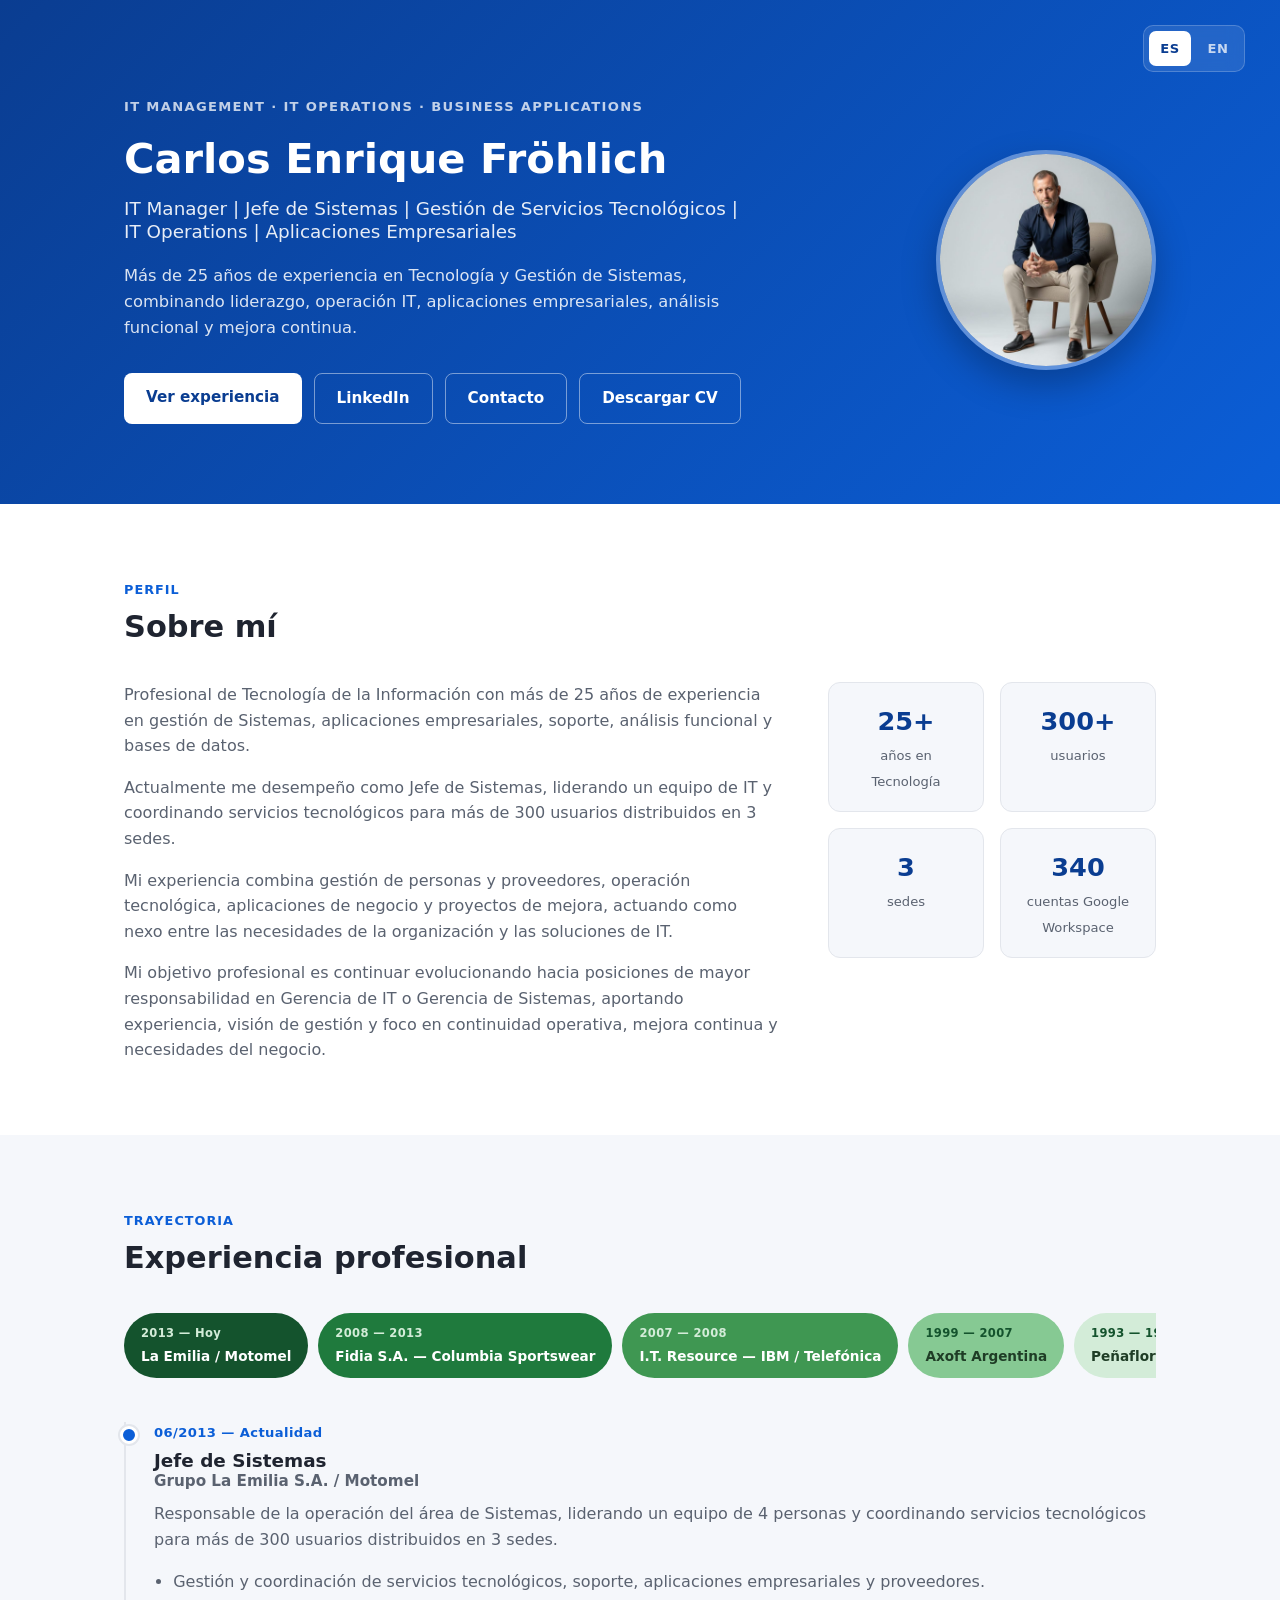
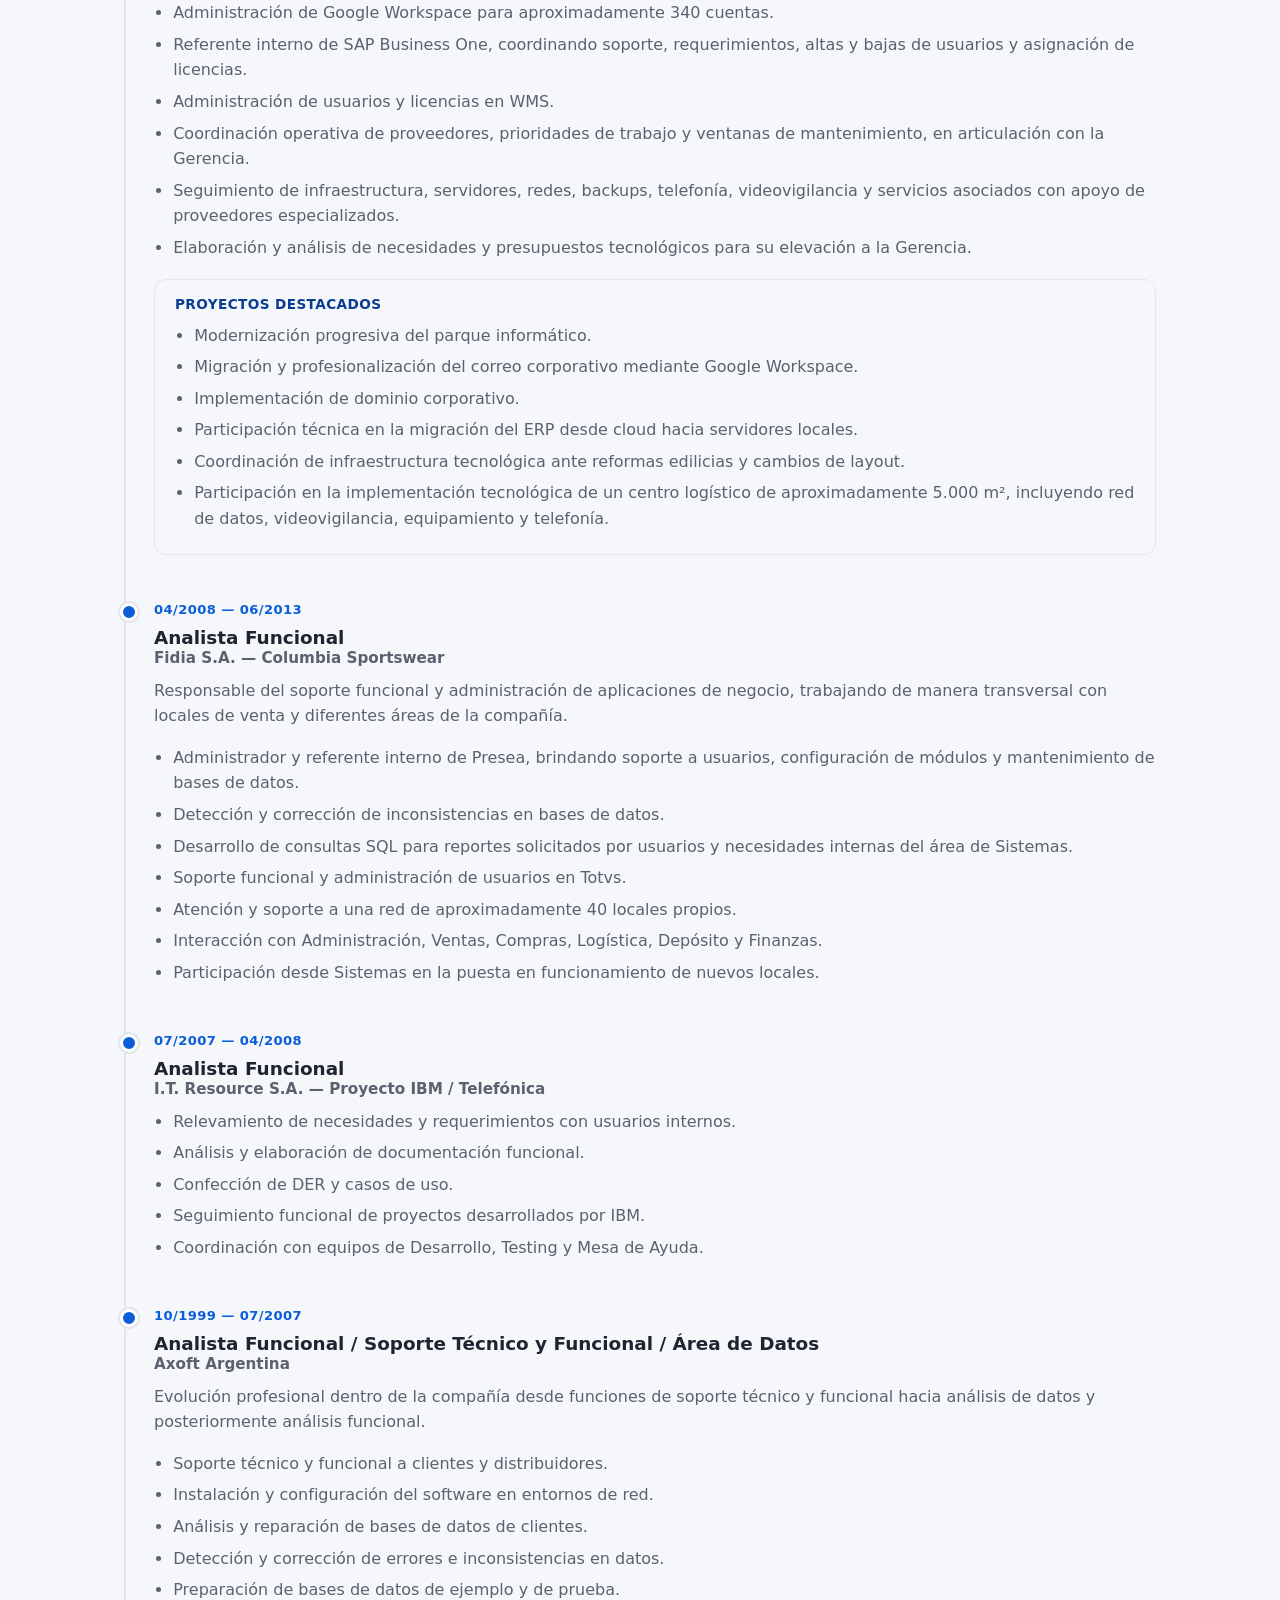
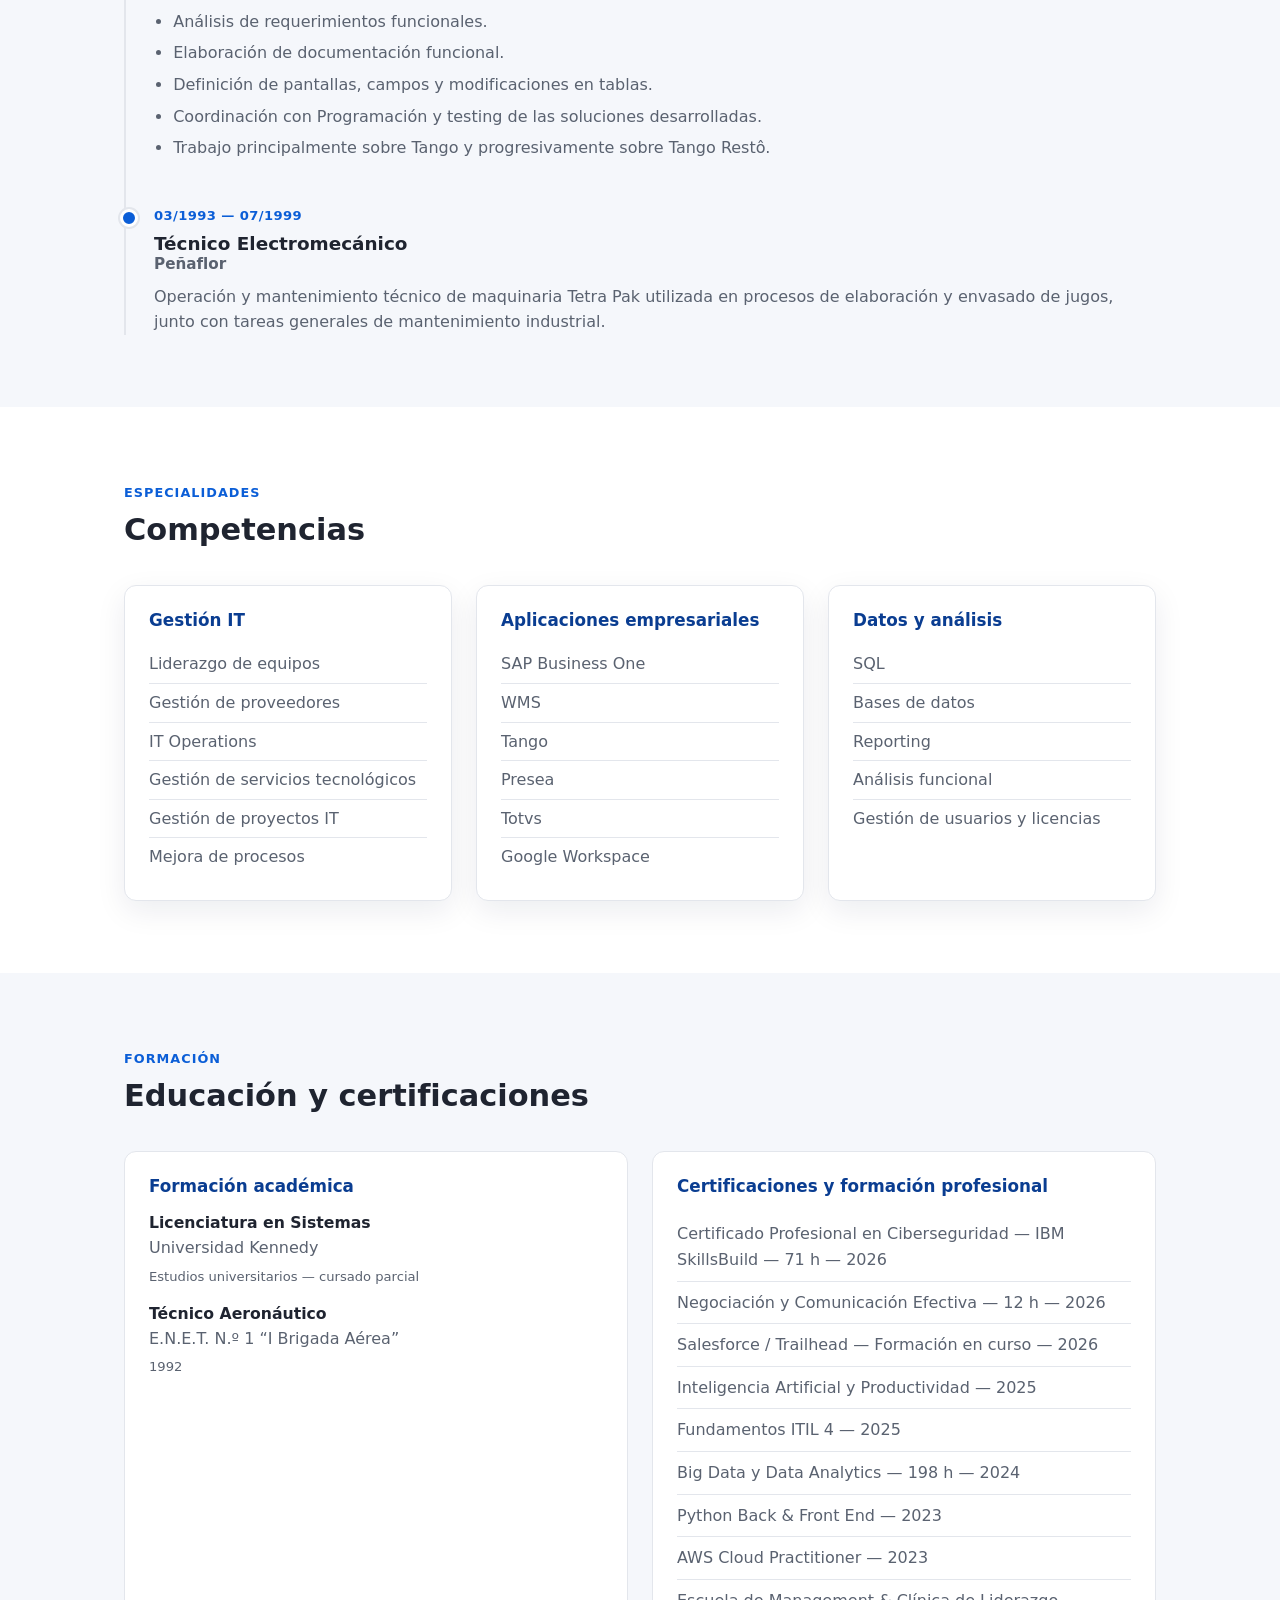
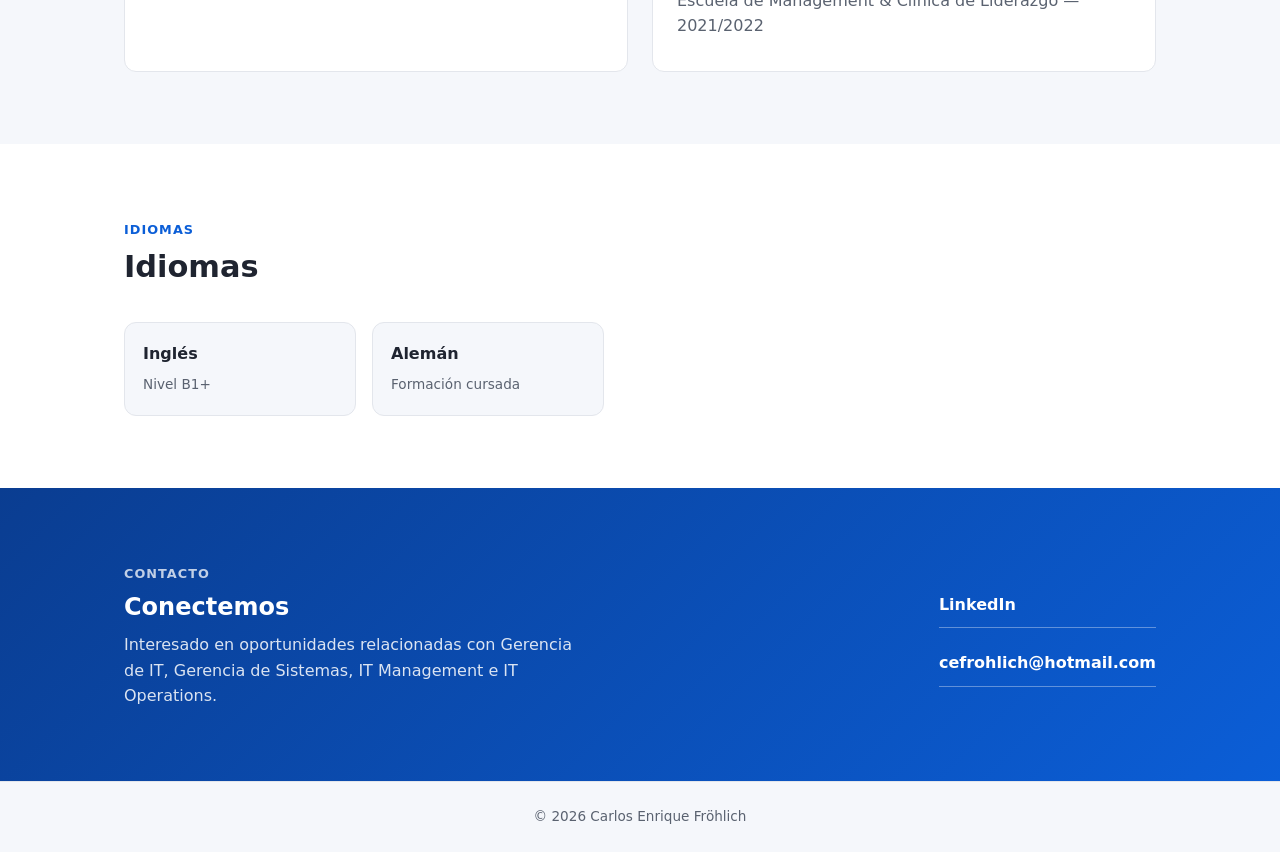
<file: index.html>
<!DOCTYPE html>
<html lang="es">
<head>
  <meta charset="UTF-8" />
  <meta name="viewport" content="width=device-width, initial-scale=1.0" />

  <title>Carlos Enrique Fröhlich | IT Manager</title>

  <meta
    name="description"
    content="Carlos Enrique Fröhlich - IT Manager, Jefe de Sistemas, Gestión de Servicios Tecnológicos, IT Operations y Aplicaciones Empresariales."
  />

  <meta property="og:type" content="website" />
  <meta property="og:locale" content="es_AR" />
  <meta property="og:url" content="https://carlosfrohlich.com.ar/" />
  <meta property="og:title" content="Carlos Enrique Fröhlich | IT Manager" />
  <meta
    property="og:description"
    content="Carlos Enrique Fröhlich - IT Manager, Jefe de Sistemas, Gestión de Servicios Tecnológicos, IT Operations y Aplicaciones Empresariales."
  />
  <meta property="og:image" content="https://carlosfrohlich.com.ar/carlos-frohlich.jpg" />

  <meta name="twitter:card" content="summary" />
  <meta name="twitter:title" content="Carlos Enrique Fröhlich | IT Manager" />
  <meta
    name="twitter:description"
    content="Carlos Enrique Fröhlich - IT Manager, Jefe de Sistemas, Gestión de Servicios Tecnológicos, IT Operations y Aplicaciones Empresariales."
  />
  <meta name="twitter:image" content="https://carlosfrohlich.com.ar/carlos-frohlich.jpg" />

  <link rel="icon" href="favicon.ico" sizes="any" />
  <link rel="icon" type="image/png" sizes="192x192" href="icon-192.png" />
  <link rel="apple-touch-icon" href="apple-touch-icon.png" />

  <link rel="stylesheet" href="style.css" />
</head>

<body>

  <!-- Selector de idioma -->
  <div class="language-switcher">
    <a href="index.html" class="lang-btn active" aria-label="Versión en español">
      ES
    </a>
    <a href="index-en.html" class="lang-btn" aria-label="English version">
      EN
    </a>
  </div>

  <header class="hero">
    <div class="container hero-content">

      <div class="hero-text">
        <p class="eyebrow">
          IT MANAGEMENT · IT OPERATIONS · BUSINESS APPLICATIONS
        </p>

        <h1>Carlos Enrique Fröhlich</h1>

        <h2>
          IT Manager | Jefe de Sistemas | Gestión de Servicios Tecnológicos |
          IT Operations | Aplicaciones Empresariales
        </h2>

        <p class="hero-description">
          Más de 25 años de experiencia en Tecnología y Gestión de Sistemas,
          combinando liderazgo, operación IT, aplicaciones empresariales,
          análisis funcional y mejora continua.
        </p>

        <div class="hero-actions">
          <a href="#experiencia" class="btn btn-primary">
            Ver experiencia
          </a>

          <a
            href="https://www.linkedin.com/in/carlos-fr%C3%B6hlich-32544014/"
            target="_blank"
            rel="noopener noreferrer"
            class="btn btn-secondary"
          >
            LinkedIn
          </a>

          <a href="#contacto" class="btn btn-secondary">
            Contacto
          </a>

          <a href="cv-carlos-frohlich-2026.pdf" download class="btn btn-secondary">
            Descargar CV
          </a>
        </div>
      </div>

      <div class="hero-photo">
        <img src="carlos-frohlich.jpg" alt="Carlos Enrique Fröhlich" />
      </div>

    </div>
  </header>

  <main>

    <!-- SOBRE MI -->

    <section id="sobre-mi" class="section">
      <div class="container">

        <div class="section-header">
          <span class="section-label">Perfil</span>
          <h2>Sobre mí</h2>
        </div>

        <div class="about-grid">

          <div class="about-text">

            <p>
              Profesional de Tecnología de la Información con más de 25 años
              de experiencia en gestión de Sistemas, aplicaciones empresariales,
              soporte, análisis funcional y bases de datos.
            </p>

            <p>
              Actualmente me desempeño como Jefe de Sistemas, liderando un
              equipo de IT y coordinando servicios tecnológicos para más de
              300 usuarios distribuidos en 3 sedes.
            </p>

            <p>
              Mi experiencia combina gestión de personas y proveedores,
              operación tecnológica, aplicaciones de negocio y proyectos de
              mejora, actuando como nexo entre las necesidades de la
              organización y las soluciones de IT.
            </p>

            <p>
              Mi objetivo profesional es continuar evolucionando hacia
              posiciones de mayor responsabilidad en Gerencia de IT o Gerencia
              de Sistemas, aportando experiencia, visión de gestión y foco en
              continuidad operativa, mejora continua y necesidades del negocio.
            </p>

          </div>

          <aside class="profile-summary">

            <div class="stat">
              <strong>25+</strong>
              <span>años en Tecnología</span>
            </div>

            <div class="stat">
              <strong>300+</strong>
              <span>usuarios</span>
            </div>

            <div class="stat">
              <strong>3</strong>
              <span>sedes</span>
            </div>

            <div class="stat">
              <strong>340</strong>
              <span>cuentas Google Workspace</span>
            </div>

          </aside>

        </div>
      </div>
    </section>

    <!-- EXPERIENCIA -->

    <section id="experiencia" class="section section-alt">
      <div class="container">

        <div class="section-header">
          <span class="section-label">Trayectoria</span>
          <h2>Experiencia profesional</h2>
        </div>

        <nav class="timeline-nav" aria-label="Atajos de experiencia laboral">
          <a href="#exp-emilia" class="timeline-nav-item">
            <span class="timeline-nav-date">2013 — Hoy</span>
            <span class="timeline-nav-company">La Emilia / Motomel</span>
          </a>
          <a href="#exp-fidia" class="timeline-nav-item">
            <span class="timeline-nav-date">2008 — 2013</span>
            <span class="timeline-nav-company">Fidia S.A. — Columbia Sportswear</span>
          </a>
          <a href="#exp-itr" class="timeline-nav-item">
            <span class="timeline-nav-date">2007 — 2008</span>
            <span class="timeline-nav-company">I.T. Resource — IBM / Telefónica</span>
          </a>
          <a href="#exp-axoft" class="timeline-nav-item">
            <span class="timeline-nav-date">1999 — 2007</span>
            <span class="timeline-nav-company">Axoft Argentina</span>
          </a>
          <a href="#exp-penaflor" class="timeline-nav-item">
            <span class="timeline-nav-date">1993 — 1999</span>
            <span class="timeline-nav-company">Peñaflor</span>
          </a>
        </nav>

        <div class="timeline">

          <!-- LA EMILIA -->

          <article class="timeline-item" id="exp-emilia">
            <div class="timeline-date">
              06/2013 — Actualidad
            </div>

            <div class="timeline-content">

              <h3>Jefe de Sistemas</h3>
              <h4>Grupo La Emilia S.A. / Motomel</h4>

              <p>
                Responsable de la operación del área de Sistemas, liderando un
                equipo de 4 personas y coordinando servicios tecnológicos para
                más de 300 usuarios distribuidos en 3 sedes.
              </p>

              <ul>
                <li>
                  Gestión y coordinación de servicios tecnológicos, soporte,
                  aplicaciones empresariales y proveedores.
                </li>

                <li>
                  Administración de Google Workspace para aproximadamente
                  340 cuentas.
                </li>

                <li>
                  Referente interno de SAP Business One, coordinando soporte,
                  requerimientos, altas y bajas de usuarios y asignación de
                  licencias.
                </li>

                <li>
                  Administración de usuarios y licencias en WMS.
                </li>

                <li>
                  Coordinación operativa de proveedores, prioridades de trabajo
                  y ventanas de mantenimiento, en articulación con la Gerencia.
                </li>

                <li>
                  Seguimiento de infraestructura, servidores, redes, backups,
                  telefonía, videovigilancia y servicios asociados con apoyo de
                  proveedores especializados.
                </li>

                <li>
                  Elaboración y análisis de necesidades y presupuestos
                  tecnológicos para su elevación a la Gerencia.
                </li>
              </ul>

              <div class="project-box">
                <h5>Proyectos destacados</h5>

                <ul>
                  <li>
                    Modernización progresiva del parque informático.
                  </li>

                  <li>
                    Migración y profesionalización del correo corporativo
                    mediante Google Workspace.
                  </li>

                  <li>
                    Implementación de dominio corporativo.
                  </li>

                  <li>
                    Participación técnica en la migración del ERP desde cloud
                    hacia servidores locales.
                  </li>

                  <li>
                    Coordinación de infraestructura tecnológica ante reformas
                    edilicias y cambios de layout.
                  </li>

                  <li>
                    Participación en la implementación tecnológica de un centro
                    logístico de aproximadamente 5.000 m², incluyendo red de
                    datos, videovigilancia, equipamiento y telefonía.
                  </li>
                </ul>
              </div>

            </div>
          </article>

          <!-- FIDIA -->

          <article class="timeline-item" id="exp-fidia">

            <div class="timeline-date">
              04/2008 — 06/2013
            </div>

            <div class="timeline-content">

              <h3>Analista Funcional</h3>
              <h4>Fidia S.A. — Columbia Sportswear</h4>

              <p>
                Responsable del soporte funcional y administración de
                aplicaciones de negocio, trabajando de manera transversal con
                locales de venta y diferentes áreas de la compañía.
              </p>

              <ul>
                <li>
                  Administrador y referente interno de Presea, brindando soporte
                  a usuarios, configuración de módulos y mantenimiento de bases
                  de datos.
                </li>

                <li>
                  Detección y corrección de inconsistencias en bases de datos.
                </li>

                <li>
                  Desarrollo de consultas SQL para reportes solicitados por
                  usuarios y necesidades internas del área de Sistemas.
                </li>

                <li>
                  Soporte funcional y administración de usuarios en Totvs.
                </li>

                <li>
                  Atención y soporte a una red de aproximadamente 40 locales
                  propios.
                </li>

                <li>
                  Interacción con Administración, Ventas, Compras, Logística,
                  Depósito y Finanzas.
                </li>

                <li>
                  Participación desde Sistemas en la puesta en funcionamiento
                  de nuevos locales.
                </li>
              </ul>

            </div>
          </article>

          <!-- ITR -->

          <article class="timeline-item" id="exp-itr">

            <div class="timeline-date">
              07/2007 — 04/2008
            </div>

            <div class="timeline-content">

              <h3>Analista Funcional</h3>

              <h4>
                I.T. Resource S.A. — Proyecto IBM / Telefónica
              </h4>

              <ul>
                <li>
                  Relevamiento de necesidades y requerimientos con usuarios
                  internos.
                </li>

                <li>
                  Análisis y elaboración de documentación funcional.
                </li>

                <li>
                  Confección de DER y casos de uso.
                </li>

                <li>
                  Seguimiento funcional de proyectos desarrollados por IBM.
                </li>

                <li>
                  Coordinación con equipos de Desarrollo, Testing y Mesa de
                  Ayuda.
                </li>
              </ul>

            </div>
          </article>

          <!-- AXOFT -->

          <article class="timeline-item" id="exp-axoft">

            <div class="timeline-date">
              10/1999 — 07/2007
            </div>

            <div class="timeline-content">

              <h3>
                Analista Funcional / Soporte Técnico y Funcional / Área de Datos
              </h3>

              <h4>Axoft Argentina</h4>

              <p>
                Evolución profesional dentro de la compañía desde funciones de
                soporte técnico y funcional hacia análisis de datos y
                posteriormente análisis funcional.
              </p>

              <ul>
                <li>
                  Soporte técnico y funcional a clientes y distribuidores.
                </li>

                <li>
                  Instalación y configuración del software en entornos de red.
                </li>

                <li>
                  Análisis y reparación de bases de datos de clientes.
                </li>

                <li>
                  Detección y corrección de errores e inconsistencias en datos.
                </li>

                <li>
                  Preparación de bases de datos de ejemplo y de prueba.
                </li>

                <li>
                  Análisis de requerimientos funcionales.
                </li>

                <li>
                  Elaboración de documentación funcional.
                </li>

                <li>
                  Definición de pantallas, campos y modificaciones en tablas.
                </li>

                <li>
                  Coordinación con Programación y testing de las soluciones
                  desarrolladas.
                </li>

                <li>
                  Trabajo principalmente sobre Tango y progresivamente sobre
                  Tango Restô.
                </li>
              </ul>

            </div>
          </article>

          <!-- PEÑAFLOR -->

          <article class="timeline-item" id="exp-penaflor">

            <div class="timeline-date">
              03/1993 — 07/1999
            </div>

            <div class="timeline-content">

              <h3>Técnico Electromecánico</h3>
              <h4>Peñaflor</h4>

              <p>
                Operación y mantenimiento técnico de maquinaria Tetra Pak
                utilizada en procesos de elaboración y envasado de jugos,
                junto con tareas generales de mantenimiento industrial.
              </p>

            </div>
          </article>

        </div>
      </div>
    </section>

    <!-- COMPETENCIAS -->

    <section id="competencias" class="section">
      <div class="container">

        <div class="section-header">
          <span class="section-label">Especialidades</span>
          <h2>Competencias</h2>
        </div>

        <div class="skills-grid">

          <div class="skill-card">
            <h3>Gestión IT</h3>

            <ul>
              <li>Liderazgo de equipos</li>
              <li>Gestión de proveedores</li>
              <li>IT Operations</li>
              <li>Gestión de servicios tecnológicos</li>
              <li>Gestión de proyectos IT</li>
              <li>Mejora de procesos</li>
            </ul>
          </div>

          <div class="skill-card">
            <h3>Aplicaciones empresariales</h3>

            <ul>
              <li>SAP Business One</li>
              <li>WMS</li>
              <li>Tango</li>
              <li>Presea</li>
              <li>Totvs</li>
              <li>Google Workspace</li>
            </ul>
          </div>

          <div class="skill-card">
            <h3>Datos y análisis</h3>

            <ul>
              <li>SQL</li>
              <li>Bases de datos</li>
              <li>Reporting</li>
              <li>Análisis funcional</li>
              <li>Gestión de usuarios y licencias</li>
            </ul>
          </div>

        </div>
      </div>
    </section>

    <!-- FORMACION -->

    <section id="formacion" class="section section-alt">
      <div class="container">

        <div class="section-header">
          <span class="section-label">Formación</span>
          <h2>Educación y certificaciones</h2>
        </div>

        <div class="education-grid">

          <div class="education-card">

            <h3>Formación académica</h3>

            <div class="education-item">
              <h4>Licenciatura en Sistemas</h4>
              <p>Universidad Kennedy</p>
              <span>Estudios universitarios — cursado parcial</span>
            </div>

            <div class="education-item">
              <h4>Técnico Aeronáutico</h4>
              <p>E.N.E.T. N.º 1 “I Brigada Aérea”</p>
              <span>1992</span>
            </div>

          </div>

          <div class="education-card">

            <h3>Certificaciones y formación profesional</h3>

            <ul class="training-list">

              <li>
                Certificado Profesional en Ciberseguridad —
                IBM SkillsBuild — 71 h — 2026
              </li>

              <li>
                Negociación y Comunicación Efectiva — 12 h — 2026
              </li>

              <li>
                Salesforce / Trailhead — Formación en curso — 2026
              </li>

              <li>
                Inteligencia Artificial y Productividad — 2025
              </li>

              <li>
                Fundamentos ITIL 4 — 2025
              </li>

              <li>
                Big Data y Data Analytics — 198 h — 2024
              </li>

              <li>
                Python Back & Front End — 2023
              </li>

              <li>
                AWS Cloud Practitioner — 2023
              </li>

              <li>
                Escuela de Management & Clínica de Liderazgo — 2021/2022
              </li>

            </ul>

          </div>

        </div>
      </div>
    </section>

    <!-- IDIOMAS -->

    <section id="idiomas" class="section">
      <div class="container">

        <div class="section-header">
          <span class="section-label">Idiomas</span>
          <h2>Idiomas</h2>
        </div>

        <div class="language-grid">

          <div class="language-card">
            <strong>Inglés</strong>
            <span>Nivel B1+</span>
          </div>

          <div class="language-card">
            <strong>Alemán</strong>
            <span>Formación cursada</span>
          </div>

        </div>

      </div>
    </section>

    <!-- CONTACTO -->

    <section id="contacto" class="section contact-section">
      <div class="container contact-content">

        <div>
          <span class="section-label">Contacto</span>

          <h2>Conectemos</h2>

          <p>
            Interesado en oportunidades relacionadas con Gerencia de IT,
            Gerencia de Sistemas, IT Management e IT Operations.
          </p>
        </div>

        <div class="contact-links">

          <a
            href="https://www.linkedin.com/in/carlos-fr%C3%B6hlich-32544014/"
            target="_blank"
            rel="noopener noreferrer"
          >
            LinkedIn
          </a>

          <a href="mailto:cefrohlich@hotmail.com">
            cefrohlich@hotmail.com
          </a>

        </div>

      </div>
    </section>

  </main>

  <footer class="footer">
    <div class="container">
      <p>© 2026 Carlos Enrique Fröhlich</p>
    </div>
  </footer>

</body>
</html>
</file>
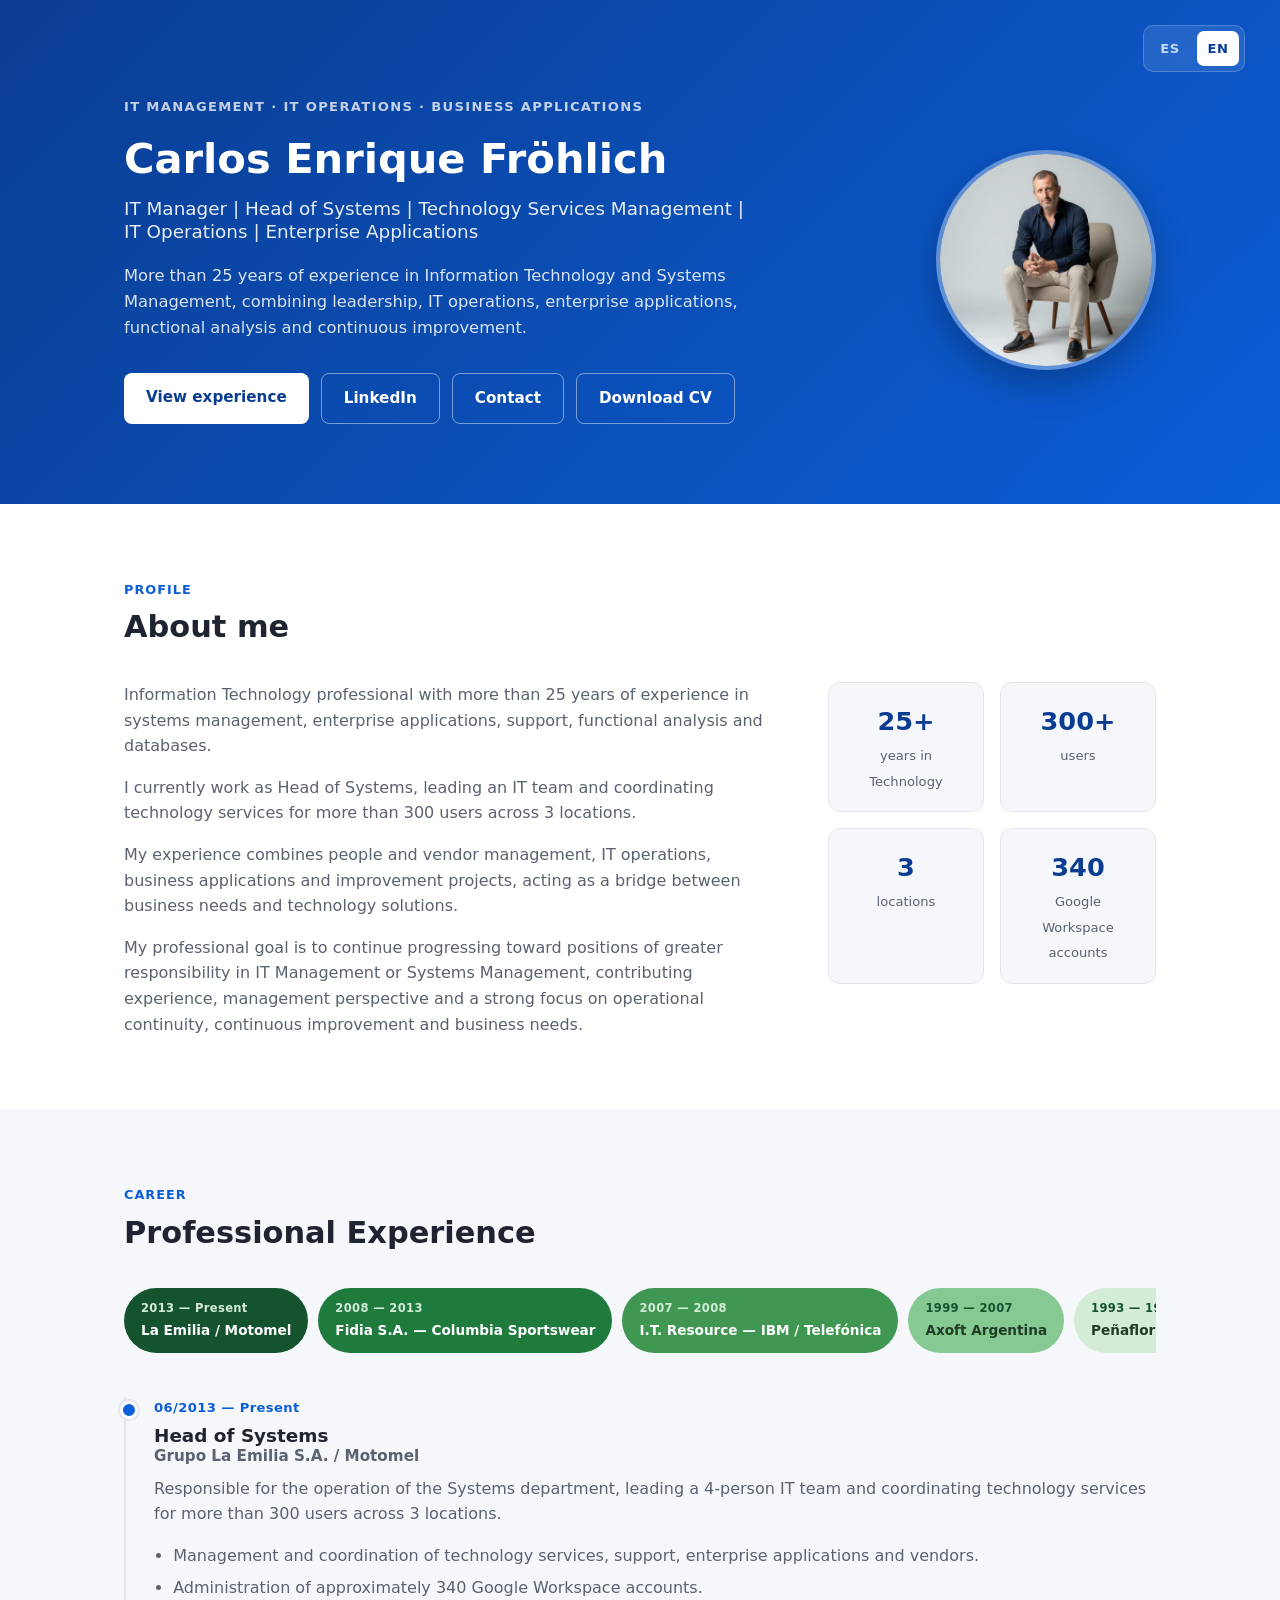
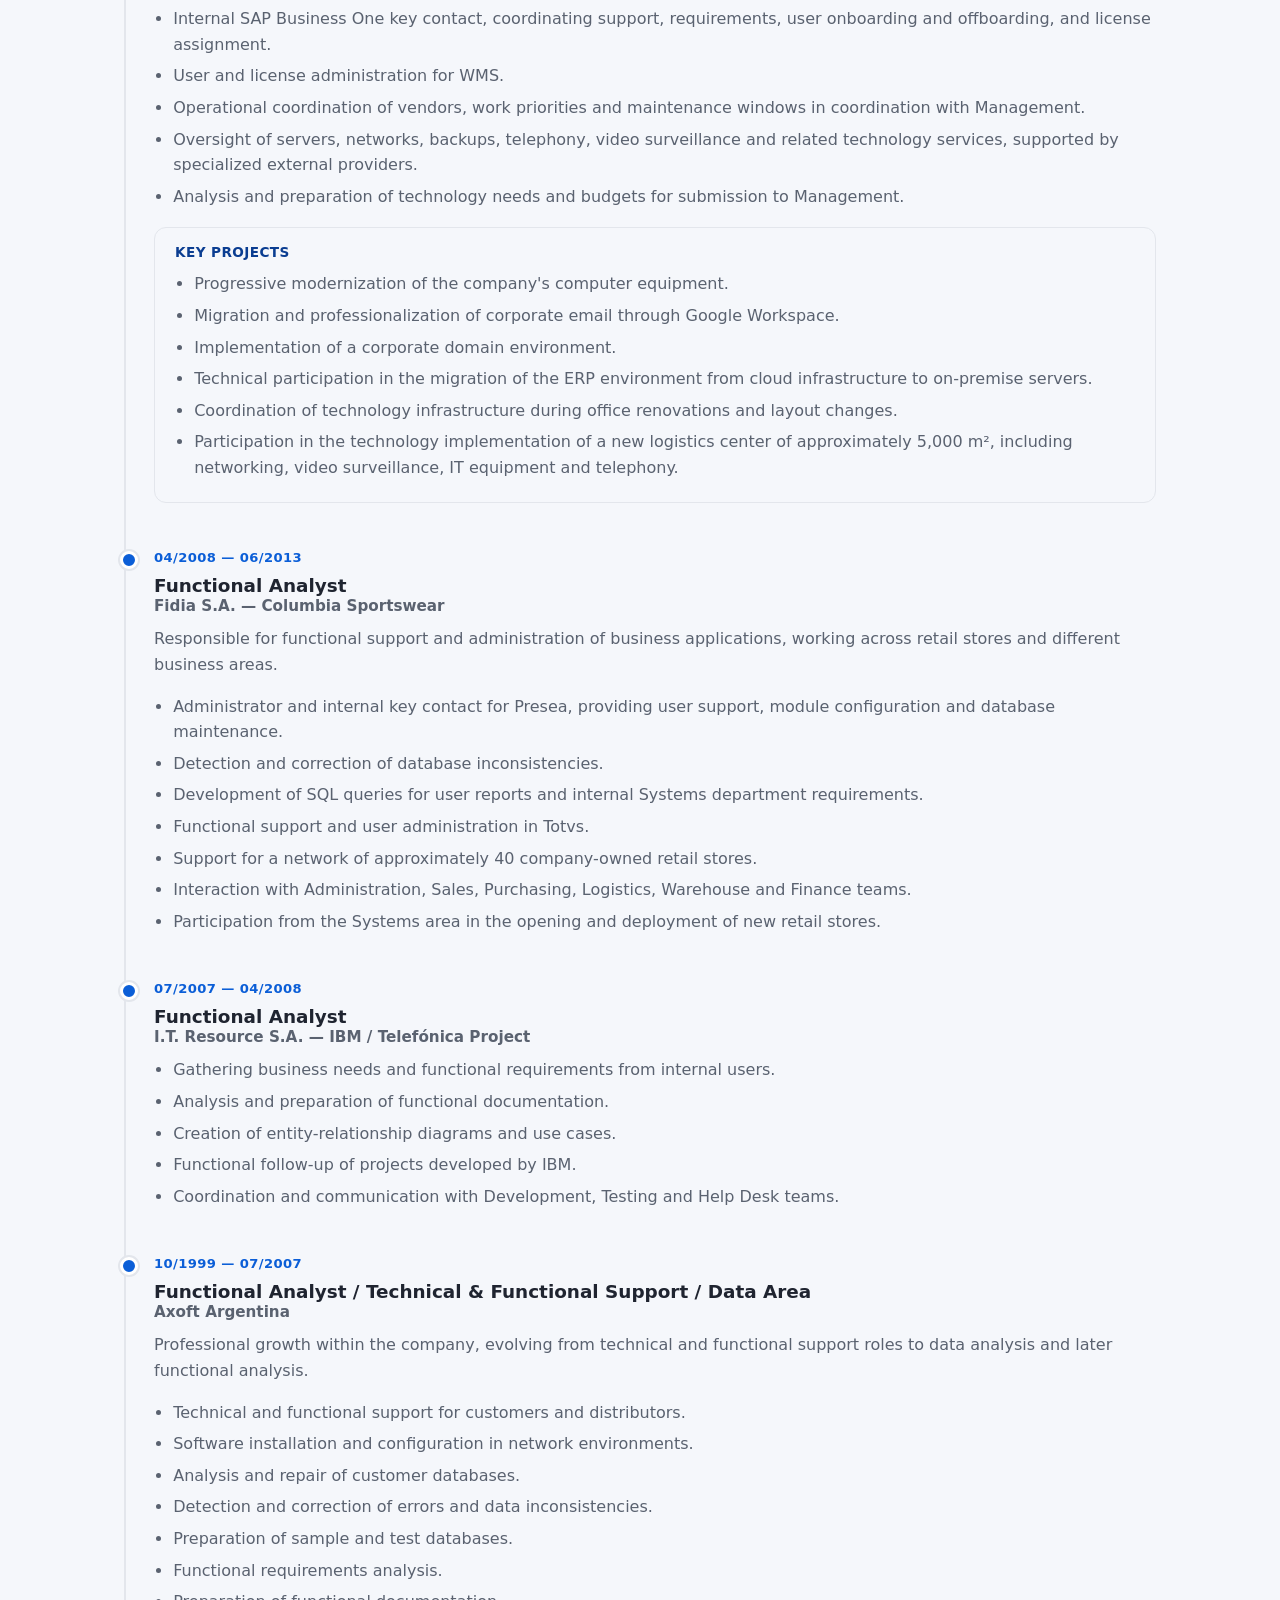
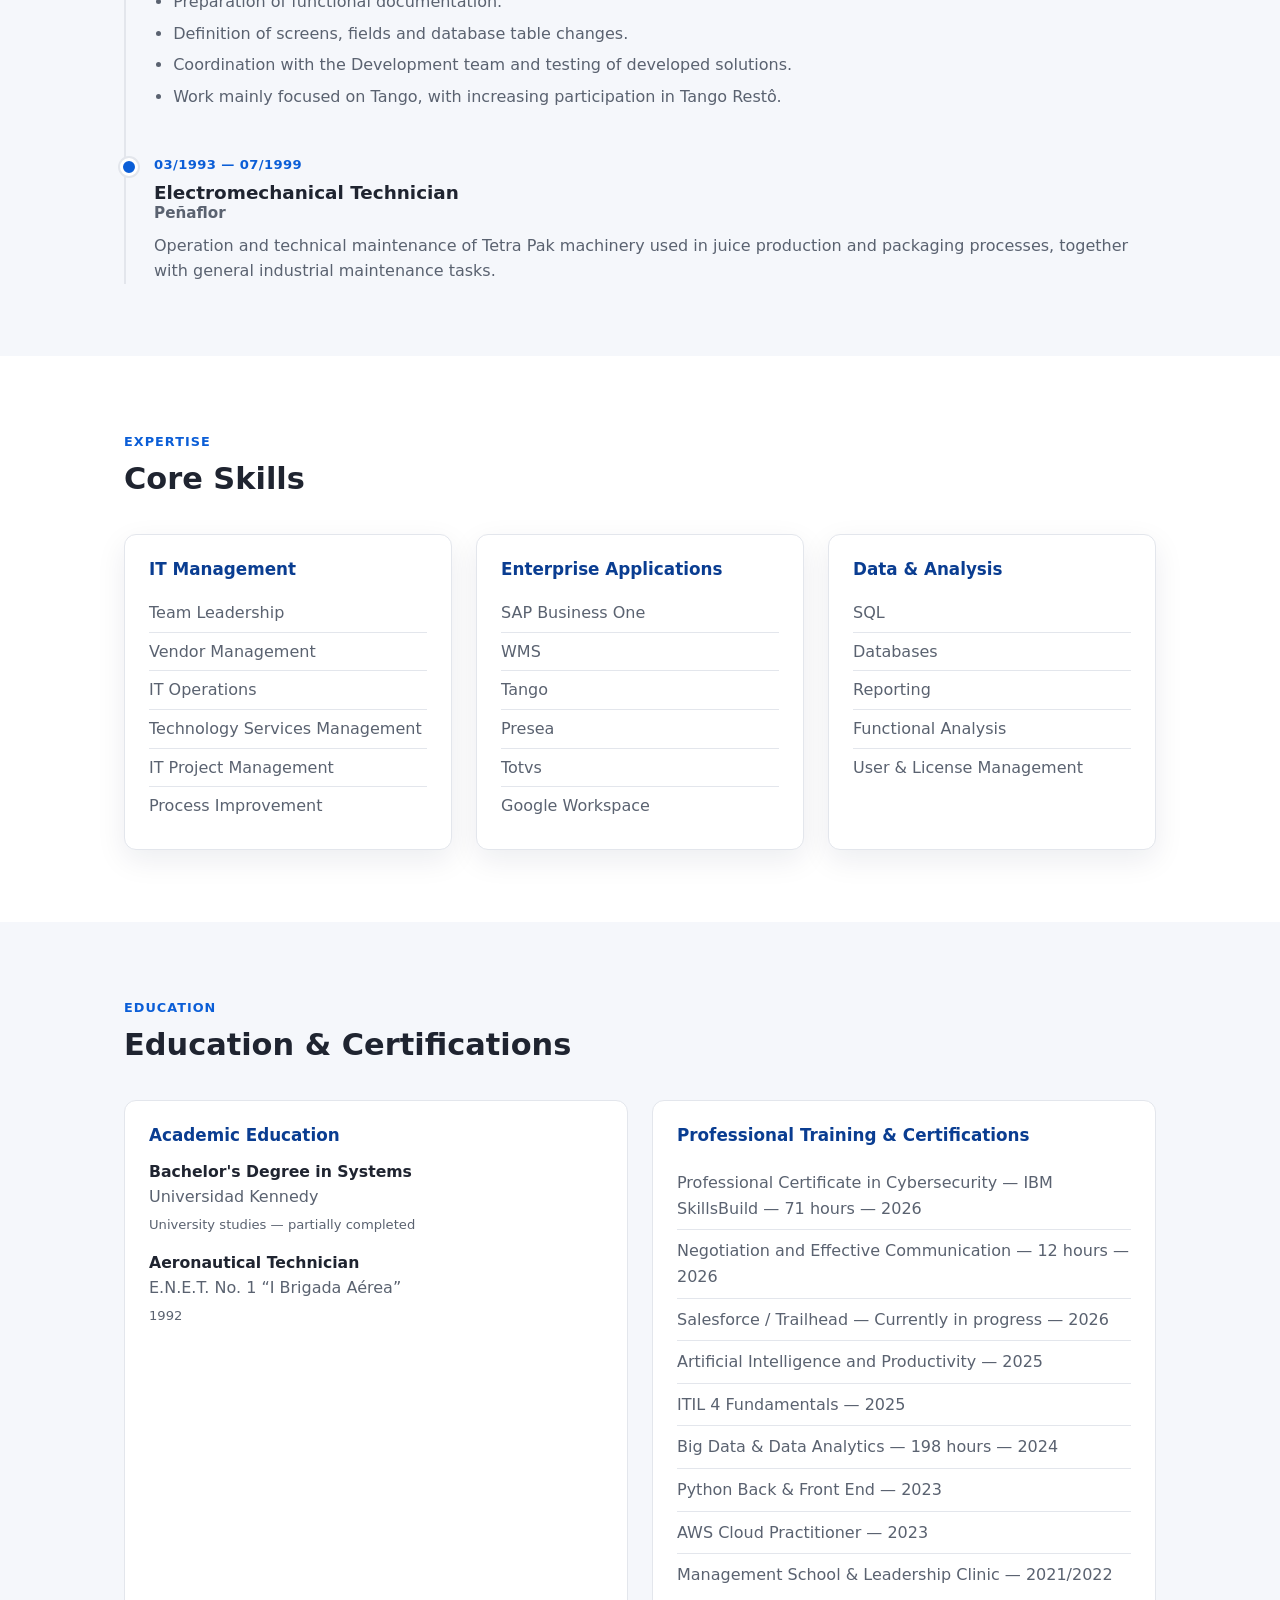
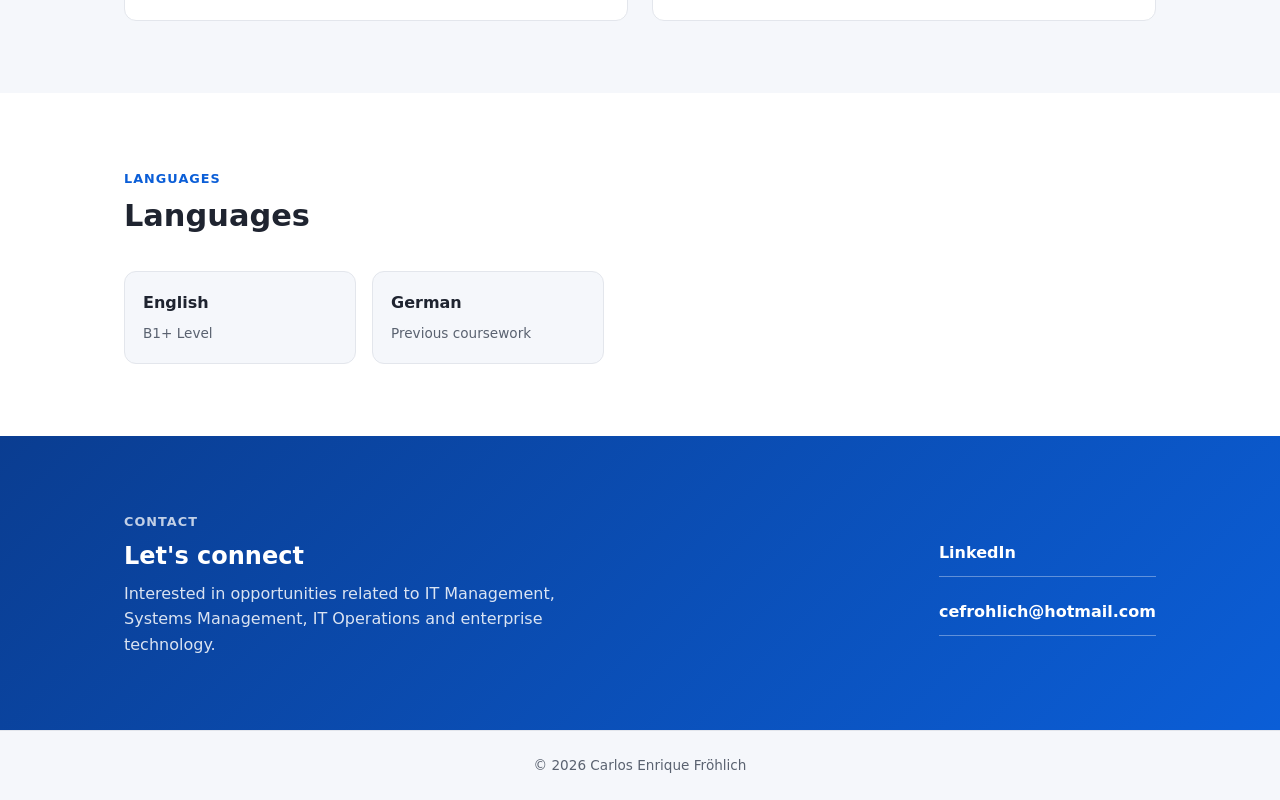
<file: index-en.html>
<!DOCTYPE html>
<html lang="en">
<head>
  <meta charset="UTF-8" />
  <meta name="viewport" content="width=device-width, initial-scale=1.0" />

  <title>Carlos Enrique Fröhlich | IT Manager</title>

  <meta
    name="description"
    content="Carlos Enrique Fröhlich - IT Manager, Head of Systems, Technology Services Management, IT Operations and Enterprise Applications."
  />

  <meta property="og:type" content="website" />
  <meta property="og:locale" content="en_US" />
  <meta property="og:url" content="https://carlosfrohlich.com.ar/index-en.html" />
  <meta property="og:title" content="Carlos Enrique Fröhlich | IT Manager" />
  <meta
    property="og:description"
    content="Carlos Enrique Fröhlich - IT Manager, Head of Systems, Technology Services Management, IT Operations and Enterprise Applications."
  />
  <meta property="og:image" content="https://carlosfrohlich.com.ar/carlos-frohlich.jpg" />

  <meta name="twitter:card" content="summary" />
  <meta name="twitter:title" content="Carlos Enrique Fröhlich | IT Manager" />
  <meta
    name="twitter:description"
    content="Carlos Enrique Fröhlich - IT Manager, Head of Systems, Technology Services Management, IT Operations and Enterprise Applications."
  />
  <meta name="twitter:image" content="https://carlosfrohlich.com.ar/carlos-frohlich.jpg" />

  <link rel="icon" href="favicon.ico" sizes="any" />
  <link rel="icon" type="image/png" sizes="192x192" href="icon-192.png" />
  <link rel="apple-touch-icon" href="apple-touch-icon.png" />

  <link rel="stylesheet" href="style.css" />
</head>

<body>

  <!-- Language selector -->
  <div class="language-switcher">
    <a href="index.html" class="lang-btn" aria-label="Spanish version">
      ES
    </a>

    <a href="index-en.html" class="lang-btn active" aria-label="English version">
      EN
    </a>
  </div>

  <header class="hero">
    <div class="container hero-content">

      <div class="hero-text">

        <p class="eyebrow">
          IT MANAGEMENT · IT OPERATIONS · BUSINESS APPLICATIONS
        </p>

        <h1>Carlos Enrique Fröhlich</h1>

        <h2>
          IT Manager | Head of Systems | Technology Services Management |
          IT Operations | Enterprise Applications
        </h2>

        <p class="hero-description">
          More than 25 years of experience in Information Technology and
          Systems Management, combining leadership, IT operations, enterprise
          applications, functional analysis and continuous improvement.
        </p>

        <div class="hero-actions">

          <a href="#experience" class="btn btn-primary">
            View experience
          </a>

          <a
            href="https://www.linkedin.com/in/carlos-fr%C3%B6hlich-32544014/"
            target="_blank"
            rel="noopener noreferrer"
            class="btn btn-secondary"
          >
            LinkedIn
          </a>

          <a href="#contact" class="btn btn-secondary">
            Contact
          </a>

          <a href="cv-carlos-frohlich-2026.pdf" download class="btn btn-secondary">
            Download CV
          </a>

        </div>

      </div>

      <div class="hero-photo">
        <img src="carlos-frohlich.jpg" alt="Carlos Enrique Fröhlich" />
      </div>

    </div>
  </header>

  <main>

    <!-- ABOUT -->

    <section id="about" class="section">
      <div class="container">

        <div class="section-header">
          <span class="section-label">Profile</span>
          <h2>About me</h2>
        </div>

        <div class="about-grid">

          <div class="about-text">

            <p>
              Information Technology professional with more than 25 years of
              experience in systems management, enterprise applications,
              support, functional analysis and databases.
            </p>

            <p>
              I currently work as Head of Systems, leading an IT team and
              coordinating technology services for more than 300 users across
              3 locations.
            </p>

            <p>
              My experience combines people and vendor management, IT
              operations, business applications and improvement projects,
              acting as a bridge between business needs and technology
              solutions.
            </p>

            <p>
              My professional goal is to continue progressing toward positions
              of greater responsibility in IT Management or Systems Management,
              contributing experience, management perspective and a strong
              focus on operational continuity, continuous improvement and
              business needs.
            </p>

          </div>

          <aside class="profile-summary">

            <div class="stat">
              <strong>25+</strong>
              <span>years in Technology</span>
            </div>

            <div class="stat">
              <strong>300+</strong>
              <span>users</span>
            </div>

            <div class="stat">
              <strong>3</strong>
              <span>locations</span>
            </div>

            <div class="stat">
              <strong>340</strong>
              <span>Google Workspace accounts</span>
            </div>

          </aside>

        </div>
      </div>
    </section>

    <!-- EXPERIENCE -->

    <section id="experience" class="section section-alt">
      <div class="container">

        <div class="section-header">
          <span class="section-label">Career</span>
          <h2>Professional Experience</h2>
        </div>

        <nav class="timeline-nav" aria-label="Work experience shortcuts">
          <a href="#exp-emilia" class="timeline-nav-item">
            <span class="timeline-nav-date">2013 — Present</span>
            <span class="timeline-nav-company">La Emilia / Motomel</span>
          </a>
          <a href="#exp-fidia" class="timeline-nav-item">
            <span class="timeline-nav-date">2008 — 2013</span>
            <span class="timeline-nav-company">Fidia S.A. — Columbia Sportswear</span>
          </a>
          <a href="#exp-itr" class="timeline-nav-item">
            <span class="timeline-nav-date">2007 — 2008</span>
            <span class="timeline-nav-company">I.T. Resource — IBM / Telefónica</span>
          </a>
          <a href="#exp-axoft" class="timeline-nav-item">
            <span class="timeline-nav-date">1999 — 2007</span>
            <span class="timeline-nav-company">Axoft Argentina</span>
          </a>
          <a href="#exp-penaflor" class="timeline-nav-item">
            <span class="timeline-nav-date">1993 — 1999</span>
            <span class="timeline-nav-company">Peñaflor</span>
          </a>
        </nav>

        <div class="timeline">

          <!-- LA EMILIA -->

          <article class="timeline-item" id="exp-emilia">

            <div class="timeline-date">
              06/2013 — Present
            </div>

            <div class="timeline-content">

              <h3>Head of Systems</h3>

              <h4>Grupo La Emilia S.A. / Motomel</h4>

              <p>
                Responsible for the operation of the Systems department,
                leading a 4-person IT team and coordinating technology services
                for more than 300 users across 3 locations.
              </p>

              <ul>

                <li>
                  Management and coordination of technology services, support,
                  enterprise applications and vendors.
                </li>

                <li>
                  Administration of approximately 340 Google Workspace
                  accounts.
                </li>

                <li>
                  Internal SAP Business One key contact, coordinating support,
                  requirements, user onboarding and offboarding, and license
                  assignment.
                </li>

                <li>
                  User and license administration for WMS.
                </li>

                <li>
                  Operational coordination of vendors, work priorities and
                  maintenance windows in coordination with Management.
                </li>

                <li>
                  Oversight of servers, networks, backups, telephony,
                  video surveillance and related technology services, supported
                  by specialized external providers.
                </li>

                <li>
                  Analysis and preparation of technology needs and budgets for
                  submission to Management.
                </li>

              </ul>

              <div class="project-box">

                <h5>Key Projects</h5>

                <ul>

                  <li>
                    Progressive modernization of the company's computer
                    equipment.
                  </li>

                  <li>
                    Migration and professionalization of corporate email through
                    Google Workspace.
                  </li>

                  <li>
                    Implementation of a corporate domain environment.
                  </li>

                  <li>
                    Technical participation in the migration of the ERP
                    environment from cloud infrastructure to on-premise servers.
                  </li>

                  <li>
                    Coordination of technology infrastructure during office
                    renovations and layout changes.
                  </li>

                  <li>
                    Participation in the technology implementation of a new
                    logistics center of approximately 5,000 m², including
                    networking, video surveillance, IT equipment and telephony.
                  </li>

                </ul>

              </div>

            </div>
          </article>

          <!-- FIDIA -->

          <article class="timeline-item" id="exp-fidia">

            <div class="timeline-date">
              04/2008 — 06/2013
            </div>

            <div class="timeline-content">

              <h3>Functional Analyst</h3>

              <h4>Fidia S.A. — Columbia Sportswear</h4>

              <p>
                Responsible for functional support and administration of
                business applications, working across retail stores and
                different business areas.
              </p>

              <ul>

                <li>
                  Administrator and internal key contact for Presea, providing
                  user support, module configuration and database maintenance.
                </li>

                <li>
                  Detection and correction of database inconsistencies.
                </li>

                <li>
                  Development of SQL queries for user reports and internal
                  Systems department requirements.
                </li>

                <li>
                  Functional support and user administration in Totvs.
                </li>

                <li>
                  Support for a network of approximately 40 company-owned retail
                  stores.
                </li>

                <li>
                  Interaction with Administration, Sales, Purchasing, Logistics,
                  Warehouse and Finance teams.
                </li>

                <li>
                  Participation from the Systems area in the opening and
                  deployment of new retail stores.
                </li>

              </ul>

            </div>
          </article>

          <!-- ITR -->

          <article class="timeline-item" id="exp-itr">

            <div class="timeline-date">
              07/2007 — 04/2008
            </div>

            <div class="timeline-content">

              <h3>Functional Analyst</h3>

              <h4>
                I.T. Resource S.A. — IBM / Telefónica Project
              </h4>

              <ul>

                <li>
                  Gathering business needs and functional requirements from
                  internal users.
                </li>

                <li>
                  Analysis and preparation of functional documentation.
                </li>

                <li>
                  Creation of entity-relationship diagrams and use cases.
                </li>

                <li>
                  Functional follow-up of projects developed by IBM.
                </li>

                <li>
                  Coordination and communication with Development, Testing and
                  Help Desk teams.
                </li>

              </ul>

            </div>
          </article>

          <!-- AXOFT -->

          <article class="timeline-item" id="exp-axoft">

            <div class="timeline-date">
              10/1999 — 07/2007
            </div>

            <div class="timeline-content">

              <h3>
                Functional Analyst / Technical & Functional Support / Data Area
              </h3>

              <h4>Axoft Argentina</h4>

              <p>
                Professional growth within the company, evolving from technical
                and functional support roles to data analysis and later
                functional analysis.
              </p>

              <ul>

                <li>
                  Technical and functional support for customers and
                  distributors.
                </li>

                <li>
                  Software installation and configuration in network
                  environments.
                </li>

                <li>
                  Analysis and repair of customer databases.
                </li>

                <li>
                  Detection and correction of errors and data inconsistencies.
                </li>

                <li>
                  Preparation of sample and test databases.
                </li>

                <li>
                  Functional requirements analysis.
                </li>

                <li>
                  Preparation of functional documentation.
                </li>

                <li>
                  Definition of screens, fields and database table changes.
                </li>

                <li>
                  Coordination with the Development team and testing of
                  developed solutions.
                </li>

                <li>
                  Work mainly focused on Tango, with increasing participation
                  in Tango Restô.
                </li>

              </ul>

            </div>
          </article>

          <!-- PEÑAFLOR -->

          <article class="timeline-item" id="exp-penaflor">

            <div class="timeline-date">
              03/1993 — 07/1999
            </div>

            <div class="timeline-content">

              <h3>Electromechanical Technician</h3>
              <h4>Peñaflor</h4>

              <p>
                Operation and technical maintenance of Tetra Pak machinery used
                in juice production and packaging processes, together with
                general industrial maintenance tasks.
              </p>

            </div>

          </article>

        </div>
      </div>
    </section>

    <!-- SKILLS -->

    <section id="skills" class="section">
      <div class="container">

        <div class="section-header">
          <span class="section-label">Expertise</span>
          <h2>Core Skills</h2>
        </div>

        <div class="skills-grid">

          <div class="skill-card">

            <h3>IT Management</h3>

            <ul>
              <li>Team Leadership</li>
              <li>Vendor Management</li>
              <li>IT Operations</li>
              <li>Technology Services Management</li>
              <li>IT Project Management</li>
              <li>Process Improvement</li>
            </ul>

          </div>

          <div class="skill-card">

            <h3>Enterprise Applications</h3>

            <ul>
              <li>SAP Business One</li>
              <li>WMS</li>
              <li>Tango</li>
              <li>Presea</li>
              <li>Totvs</li>
              <li>Google Workspace</li>
            </ul>

          </div>

          <div class="skill-card">

            <h3>Data & Analysis</h3>

            <ul>
              <li>SQL</li>
              <li>Databases</li>
              <li>Reporting</li>
              <li>Functional Analysis</li>
              <li>User & License Management</li>
            </ul>

          </div>

        </div>
      </div>
    </section>

    <!-- EDUCATION -->

    <section id="education" class="section section-alt">
      <div class="container">

        <div class="section-header">
          <span class="section-label">Education</span>
          <h2>Education & Certifications</h2>
        </div>

        <div class="education-grid">

          <div class="education-card">

            <h3>Academic Education</h3>

            <div class="education-item">

              <h4>Bachelor's Degree in Systems</h4>

              <p>Universidad Kennedy</p>

              <span>
                University studies — partially completed
              </span>

            </div>

            <div class="education-item">

              <h4>Aeronautical Technician</h4>

              <p>
                E.N.E.T. No. 1 “I Brigada Aérea”
              </p>

              <span>1992</span>

            </div>

          </div>

          <div class="education-card">

            <h3>Professional Training & Certifications</h3>

            <ul class="training-list">

              <li>
                Professional Certificate in Cybersecurity —
                IBM SkillsBuild — 71 hours — 2026
              </li>

              <li>
                Negotiation and Effective Communication —
                12 hours — 2026
              </li>

              <li>
                Salesforce / Trailhead —
                Currently in progress — 2026
              </li>

              <li>
                Artificial Intelligence and Productivity — 2025
              </li>

              <li>
                ITIL 4 Fundamentals — 2025
              </li>

              <li>
                Big Data & Data Analytics — 198 hours — 2024
              </li>

              <li>
                Python Back & Front End — 2023
              </li>

              <li>
                AWS Cloud Practitioner — 2023
              </li>

              <li>
                Management School & Leadership Clinic — 2021/2022
              </li>

            </ul>

          </div>

        </div>
      </div>
    </section>

    <!-- LANGUAGES -->

    <section id="languages" class="section">
      <div class="container">

        <div class="section-header">
          <span class="section-label">Languages</span>
          <h2>Languages</h2>
        </div>

        <div class="language-grid">

          <div class="language-card">
            <strong>English</strong>
            <span>B1+ Level</span>
          </div>

          <div class="language-card">
            <strong>German</strong>
            <span>Previous coursework</span>
          </div>

        </div>

      </div>
    </section>

    <!-- CONTACT -->

    <section id="contact" class="section contact-section">
      <div class="container contact-content">

        <div>

          <span class="section-label">Contact</span>

          <h2>Let's connect</h2>

          <p>
            Interested in opportunities related to IT Management,
            Systems Management, IT Operations and enterprise technology.
          </p>

        </div>

        <div class="contact-links">

          <a
            href="https://www.linkedin.com/in/carlos-fr%C3%B6hlich-32544014/"
            target="_blank"
            rel="noopener noreferrer"
          >
            LinkedIn
          </a>

          <a href="mailto:cefrohlich@hotmail.com">
            cefrohlich@hotmail.com
          </a>

        </div>

      </div>
    </section>

  </main>

  <footer class="footer">
    <div class="container">
      <p>© 2026 Carlos Enrique Fröhlich</p>
    </div>
  </footer>

</body>
</html>
</file>
<file: style.css>
/* ============================
   VARIABLES
============================ */

:root {
  --primary: #0b5ed7;
  --primary-dark: #0a3d91;
  --primary-light: #e8f0fe;

  --text: #1f2430;
  --text-muted: #5a6270;

  --bg: #ffffff;
  --bg-alt: #f5f7fb;

  --border: #e3e6ec;

  --radius: 12px;

  --shadow: 0 10px 30px rgba(10, 30, 70, 0.08);

  --max-width: 1080px;
}

/* ============================
   RESET / BASE
============================ */

* {
  box-sizing: border-box;
}

body {
  margin: 0;
  padding: 0;

  font-family: 'Segoe UI', system-ui, -apple-system, sans-serif;

  color: var(--text);
  background: var(--bg);

  line-height: 1.6;
}

h1, h2, h3, h4, h5 {
  margin: 0;
  line-height: 1.25;
}

p {
  margin: 0 0 1rem;
}

p:last-child {
  margin-bottom: 0;
}

ul {
  margin: 0;
  padding-left: 1.2rem;
}

a {
  color: inherit;
  text-decoration: none;
}

.container {
  max-width: var(--max-width);
  margin: 0 auto;
  padding: 0 24px;
}

.section {
  padding: 72px 0;
}

.section-alt {
  background: var(--bg-alt);
}

.section-header {
  margin-bottom: 36px;
}

.section-label {
  display: inline-block;

  font-size: 0.8rem;
  font-weight: 700;
  letter-spacing: 0.08em;
  text-transform: uppercase;

  color: var(--primary);

  margin-bottom: 8px;
}

.section-header h2 {
  font-size: 1.9rem;
}

/* ============================
   LANGUAGE SWITCHER
============================ */

.language-switcher {
  position: absolute;
  top: 25px;
  right: 35px;
  z-index: 1000;

  display: flex;
  align-items: center;
  gap: 6px;

  padding: 5px;

  background: rgba(255, 255, 255, 0.10);

  border: 1px solid rgba(255, 255, 255, 0.20);

  border-radius: 10px;

  backdrop-filter: blur(8px);
}

.lang-btn {
  min-width: 42px;

  padding: 7px 10px;

  text-align: center;

  font-size: 0.82rem;

  font-weight: 700;

  letter-spacing: 0.05em;

  color: rgba(255, 255, 255, 0.75);

  border-radius: 7px;

  transition:
    background 0.2s ease,
    color 0.2s ease,
    transform 0.2s ease;
}

.lang-btn:hover {
  color: white;

  background: rgba(255, 255, 255, 0.12);
}

.lang-btn.active {
  background: white;

  color: var(--primary-dark);
}

/* ============================
   HERO
============================ */

.hero {
  position: relative;

  padding: 96px 0 80px;

  background: linear-gradient(135deg, var(--primary-dark), var(--primary));

  color: white;
}

.hero-content {
  display: flex;
  align-items: center;
  justify-content: space-between;
  gap: 48px;
}

.hero-text {
  max-width: 620px;
}

.hero-photo {
  flex-shrink: 0;
}

.hero-photo img {
  display: block;

  width: 220px;
  height: 220px;

  object-fit: cover;

  border-radius: 50%;
  border: 4px solid rgba(255, 255, 255, 0.35);

  box-shadow: 0 15px 35px rgba(0, 0, 0, 0.25);
}

.eyebrow {
  font-size: 0.82rem;
  font-weight: 700;
  letter-spacing: 0.1em;
  text-transform: uppercase;

  color: rgba(255, 255, 255, 0.75);

  margin-bottom: 16px;
}

.hero h1 {
  font-size: 2.6rem;
  margin-bottom: 12px;
}

.hero h2 {
  font-size: 1.15rem;
  font-weight: 500;

  color: rgba(255, 255, 255, 0.9);

  margin-bottom: 20px;
}

.hero-description {
  font-size: 1.02rem;

  color: rgba(255, 255, 255, 0.85);

  max-width: 620px;

  margin-bottom: 32px;
}

.hero-actions {
  display: flex;
  flex-wrap: wrap;
  gap: 12px;
}

.btn {
  display: inline-block;

  padding: 12px 22px;

  font-size: 0.95rem;
  font-weight: 600;

  border-radius: 8px;

  transition:
    background 0.2s ease,
    color 0.2s ease,
    transform 0.15s ease;
}

.btn-primary {
  background: white;
  color: var(--primary-dark);
}

.btn-primary:hover {
  transform: translateY(-2px);

  background: rgba(255, 255, 255, 0.92);
}

.btn-secondary {
  color: white;

  border: 1px solid rgba(255, 255, 255, 0.45);
}

.btn-secondary:hover {
  transform: translateY(-2px);

  background: rgba(255, 255, 255, 0.12);
}

/* ============================
   SOBRE MI / ABOUT
============================ */

.about-grid {
  display: grid;
  grid-template-columns: 2fr 1fr;
  gap: 48px;
}

.about-text p {
  color: var(--text-muted);
}

.profile-summary {
  display: grid;
  grid-template-columns: 1fr 1fr;
  gap: 16px;

  align-content: start;
}

.stat {
  padding: 18px;

  background: var(--bg-alt);
  border: 1px solid var(--border);
  border-radius: var(--radius);

  text-align: center;
}

.stat strong {
  display: block;

  font-size: 1.6rem;

  color: var(--primary-dark);
}

.stat span {
  font-size: 0.82rem;

  color: var(--text-muted);
}

/* ============================
   EXPERIENCIA / TIMELINE
============================ */

.timeline-nav {
  display: flex;
  gap: 10px;
  overflow-x: auto;

  padding-bottom: 12px;
  margin-bottom: 32px;

  scrollbar-width: thin;
}

.timeline-nav-item {
  flex: 0 0 auto;

  display: flex;
  flex-direction: column;
  gap: 3px;

  padding: 10px 16px;

  border: 1px solid transparent;
  border-radius: 999px;

  white-space: nowrap;

  transition:
    filter 0.2s ease,
    transform 0.15s ease;
}

.timeline-nav-item:hover {
  transform: translateY(-2px);

  filter: brightness(1.08);
}

.timeline-nav-date {
  font-size: 0.72rem;
  font-weight: 700;
  letter-spacing: 0.03em;
}

.timeline-nav-company {
  font-size: 0.85rem;
  font-weight: 600;
}

/* Escala de verdes: más oscuro = experiencia más reciente/madura,
   más claro = experiencia más antigua */

.timeline-nav-item:nth-child(1) {
  background: #14532d;
}

.timeline-nav-item:nth-child(2) {
  background: #1f7a3d;
}

.timeline-nav-item:nth-child(3) {
  background: #3f9752;
}

.timeline-nav-item:nth-child(4) {
  background: #86c993;
}

.timeline-nav-item:nth-child(5) {
  background: #d3ecd8;
}

.timeline-nav-item:nth-child(1) .timeline-nav-date,
.timeline-nav-item:nth-child(2) .timeline-nav-date,
.timeline-nav-item:nth-child(3) .timeline-nav-date {
  color: #d3ecd8;
}

.timeline-nav-item:nth-child(1) .timeline-nav-company,
.timeline-nav-item:nth-child(2) .timeline-nav-company,
.timeline-nav-item:nth-child(3) .timeline-nav-company {
  color: white;
}

.timeline-nav-item:nth-child(4) .timeline-nav-date,
.timeline-nav-item:nth-child(5) .timeline-nav-date {
  color: #14532d;
}

.timeline-nav-item:nth-child(4) .timeline-nav-company,
.timeline-nav-item:nth-child(5) .timeline-nav-company {
  color: #1f3d26;
}

.timeline {
  position: relative;

  padding-left: 28px;

  border-left: 2px solid var(--border);

  scroll-behavior: smooth;
}

.timeline-item {
  scroll-margin-top: 24px;
}

.timeline-item {
  position: relative;

  margin-bottom: 44px;
}

.timeline-item:last-child {
  margin-bottom: 0;
}

.timeline-item::before {
  content: "";

  position: absolute;

  left: -34px;
  top: 4px;

  width: 12px;
  height: 12px;

  background: var(--primary);

  border: 3px solid var(--bg);

  border-radius: 50%;

  box-shadow: 0 0 0 2px var(--border);
}

.timeline-date {
  font-size: 0.82rem;
  font-weight: 700;
  letter-spacing: 0.03em;

  color: var(--primary);

  margin-bottom: 6px;
}

.timeline-content h3 {
  font-size: 1.15rem;
}

.timeline-content h4 {
  font-size: 0.95rem;
  font-weight: 600;

  color: var(--text-muted);

  margin-bottom: 10px;
}

.timeline-content > p {
  color: var(--text-muted);
}

.timeline-content ul {
  color: var(--text-muted);

  margin-top: 10px;
}

.timeline-content li {
  margin-bottom: 6px;
}

.project-box {
  margin-top: 18px;
  padding: 16px 20px;

  background: var(--bg-alt);
  border: 1px solid var(--border);
  border-radius: var(--radius);
}

.project-box h5 {
  font-size: 0.85rem;
  font-weight: 700;
  letter-spacing: 0.03em;
  text-transform: uppercase;

  color: var(--primary-dark);

  margin-bottom: 10px;
}

/* ============================
   COMPETENCIAS / SKILLS
============================ */

.skills-grid {
  display: grid;
  grid-template-columns: repeat(3, 1fr);
  gap: 24px;
}

.skill-card {
  padding: 24px;

  background: var(--bg);
  border: 1px solid var(--border);
  border-radius: var(--radius);

  box-shadow: var(--shadow);
}

.skill-card h3 {
  font-size: 1.05rem;

  color: var(--primary-dark);

  margin-bottom: 14px;
}

.skill-card ul {
  list-style: none;
  padding: 0;
}

.skill-card li {
  padding: 6px 0;

  color: var(--text-muted);

  border-bottom: 1px solid var(--border);
}

.skill-card li:last-child {
  border-bottom: none;
}

/* ============================
   FORMACION / EDUCATION
============================ */

.education-grid {
  display: grid;
  grid-template-columns: 1fr 1fr;
  gap: 24px;
}

.education-card {
  padding: 24px;

  background: var(--bg);
  border: 1px solid var(--border);
  border-radius: var(--radius);
}

.education-card h3 {
  font-size: 1.05rem;

  color: var(--primary-dark);

  margin-bottom: 16px;
}

.education-item {
  margin-bottom: 16px;
}

.education-item:last-child {
  margin-bottom: 0;
}

.education-item h4 {
  font-size: 0.98rem;
}

.education-item p {
  color: var(--text-muted);

  margin: 2px 0;
}

.education-item span {
  font-size: 0.82rem;

  color: var(--text-muted);
}

.training-list {
  list-style: none;
  padding: 0;
}

.training-list li {
  padding: 8px 0;

  color: var(--text-muted);

  border-bottom: 1px solid var(--border);
}

.training-list li:last-child {
  border-bottom: none;
}

/* ============================
   IDIOMAS / LANGUAGES
============================ */

.language-grid {
  display: grid;
  grid-template-columns: repeat(2, 1fr);
  gap: 16px;

  max-width: 480px;
}

.language-card {
  padding: 18px;

  background: var(--bg-alt);
  border: 1px solid var(--border);
  border-radius: var(--radius);
}

.language-card strong {
  display: block;

  margin-bottom: 4px;
}

.language-card span {
  font-size: 0.85rem;

  color: var(--text-muted);
}

/* ============================
   CONTACTO / CONTACT
============================ */

.contact-section {
  background: linear-gradient(135deg, var(--primary-dark), var(--primary));

  color: white;
}

.contact-content {
  display: flex;
  flex-wrap: wrap;
  justify-content: space-between;
  align-items: center;

  gap: 32px;
}

.contact-content .section-label {
  color: rgba(255, 255, 255, 0.75);
}

.contact-content h2 {
  margin-bottom: 10px;
}

.contact-content p {
  color: rgba(255, 255, 255, 0.85);

  max-width: 460px;
}

.contact-links {
  display: flex;
  flex-direction: column;
  gap: 12px;

  font-weight: 600;
}

.contact-links a {
  padding: 10px 0;

  border-bottom: 1px solid rgba(255, 255, 255, 0.35);

  transition: color 0.2s ease;
}

.contact-links a:hover {
  color: rgba(255, 255, 255, 0.75);
}

/* ============================
   FOOTER
============================ */

.footer {
  padding: 24px 0;

  background: var(--bg-alt);

  border-top: 1px solid var(--border);
}

.footer p {
  margin: 0;

  font-size: 0.85rem;

  color: var(--text-muted);

  text-align: center;
}

/* ============================
   RESPONSIVE
============================ */

@media (max-width: 900px) {

  .about-grid {
    grid-template-columns: 1fr;
  }

  .skills-grid {
    grid-template-columns: repeat(2, 1fr);
  }

  .education-grid {
    grid-template-columns: 1fr;
  }
}

@media (max-width: 560px) {

  .language-switcher {
    top: 15px;
    right: 15px;
  }

  .lang-btn {
    min-width: 38px;

    padding: 6px 8px;
  }

  .hero {
    padding: 84px 0 56px;
  }

  .hero-content {
    flex-direction: column-reverse;

    text-align: center;
  }

  .hero-actions {
    justify-content: center;
  }

  .hero-photo img {
    width: 150px;
    height: 150px;
  }

  .hero h1 {
    font-size: 2rem;
  }

  .section {
    padding: 56px 0;
  }

  .profile-summary {
    grid-template-columns: 1fr 1fr;
  }

  .skills-grid {
    grid-template-columns: 1fr;
  }

  .contact-content {
    flex-direction: column;
    align-items: flex-start;
  }
}
</file>
